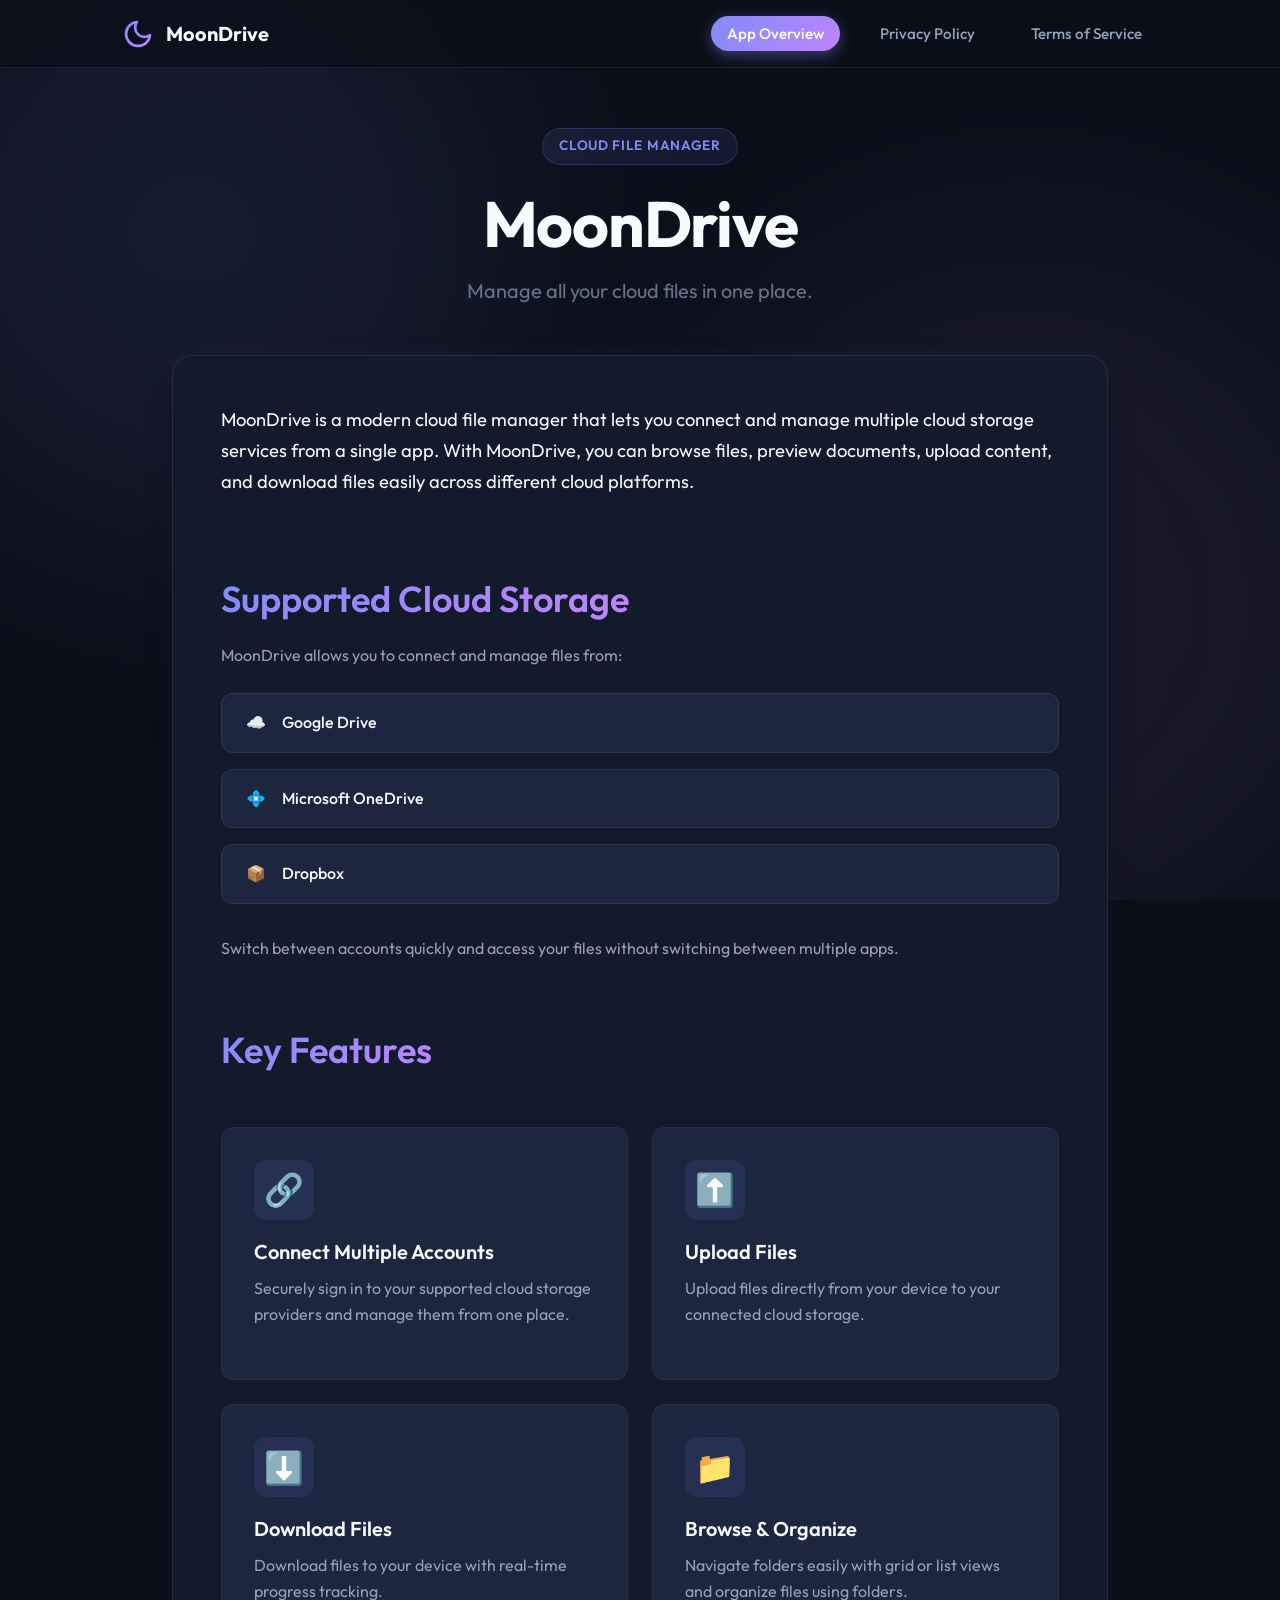
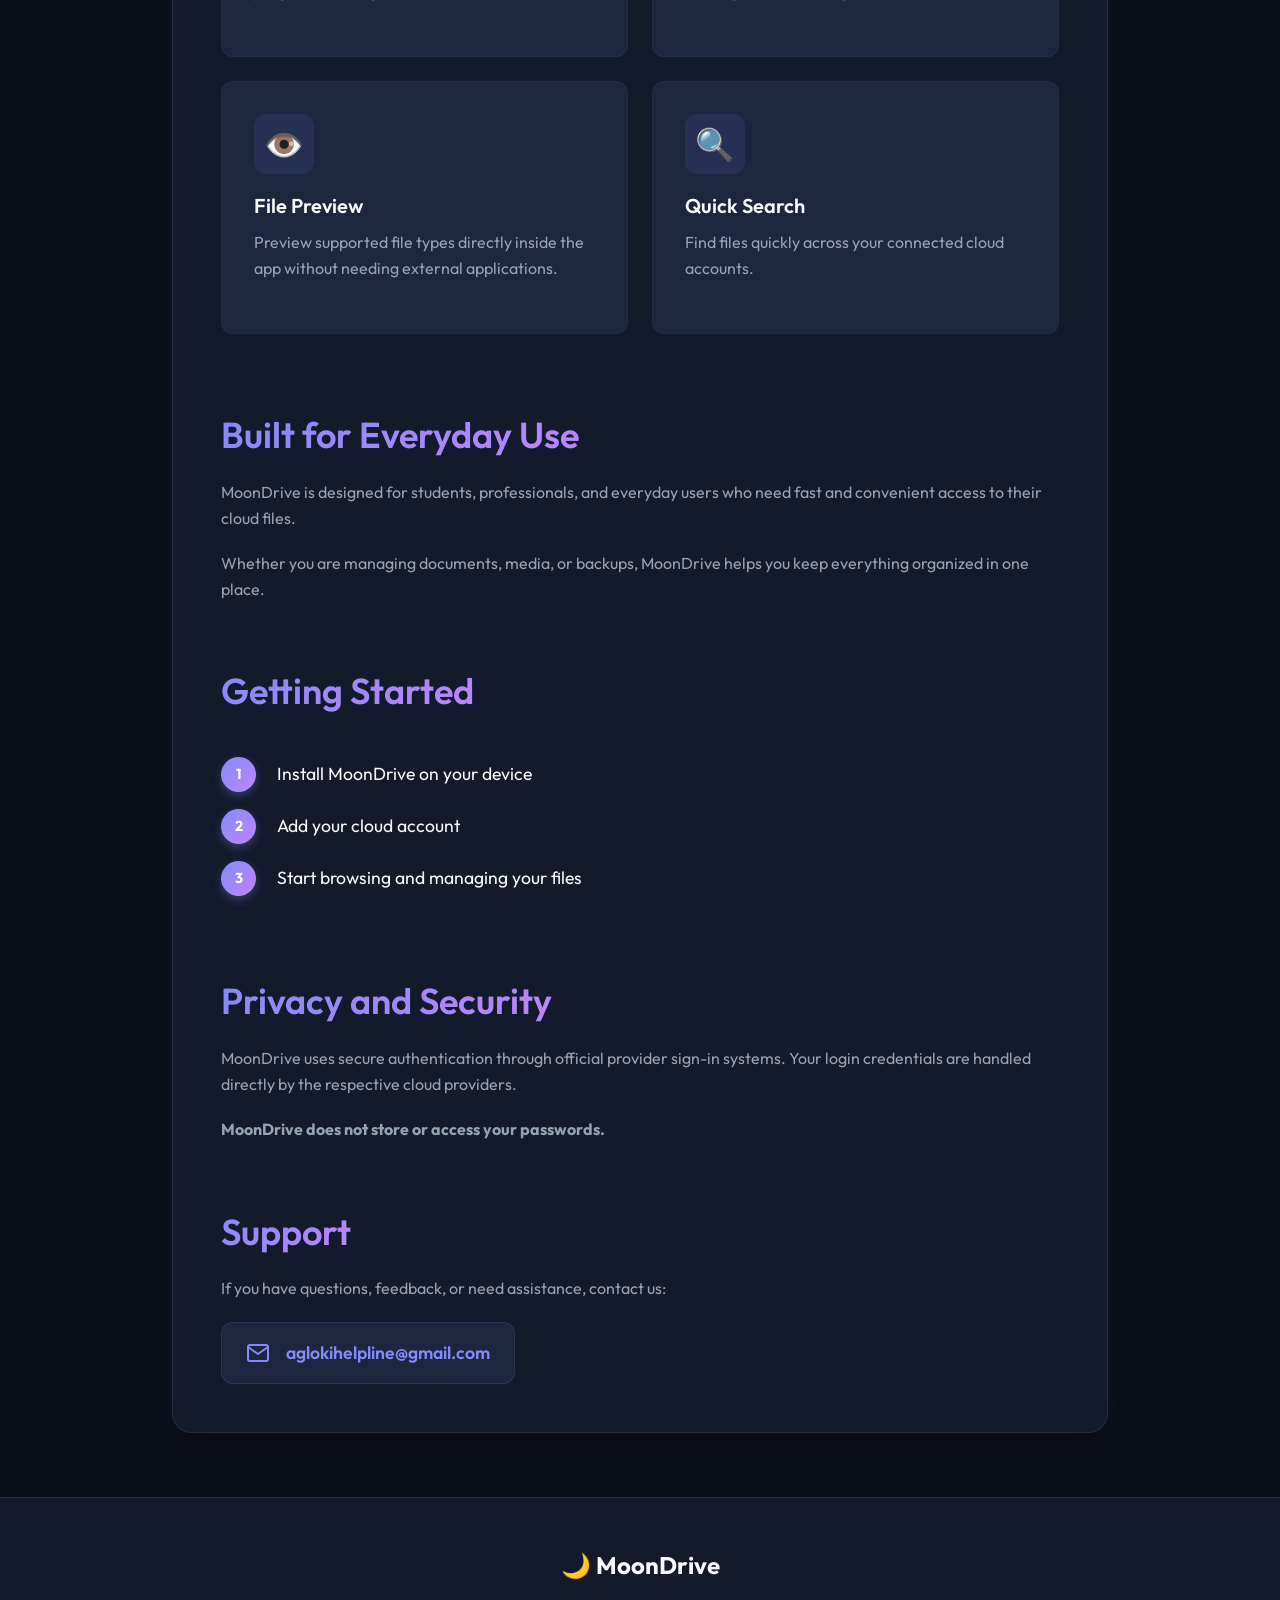
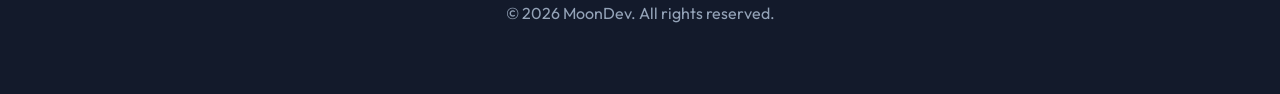
<file: index.html>
<!DOCTYPE html>
<html lang="en">
<head>
    <meta charset="UTF-8">
    <meta name="viewport" content="width=device-width, initial-scale=1.0">
    <meta name="description" content="MoonDrive - A modern cloud file manager that lets you connect and manage multiple cloud storage services from a single app.">
    <title>MoonDrive | Cloud File Manager</title>
    <link rel="preconnect" href="https://fonts.googleapis.com">
    <link rel="preconnect" href="https://fonts.gstatic.com" crossorigin>
    <link href="https://fonts.googleapis.com/css2?family=Outfit:wght@300;400;500;600;700&display=swap" rel="stylesheet">
    <link rel="stylesheet" href="styles.css">
</head>
<body>
    <div class="background-effects">
        <div class="blob blob-1"></div>
        <div class="blob blob-2"></div>
    </div>

    <nav class="navbar">
        <div class="nav-container">
            <div class="nav-brand">
                <div class="logo-icon">
                    <svg viewBox="0 0 24 24" fill="none" stroke="url(#gradient)" stroke-width="2" stroke-linecap="round" stroke-linejoin="round">
                        <defs>
                            <linearGradient id="gradient" x1="0%" y1="0%" x2="100%" y2="100%">
                                <stop offset="0%" stop-color="#818cf8" />
                                <stop offset="100%" stop-color="#c084fc" />
                            </linearGradient>
                        </defs>
                        <path d="M21 12.79A9 9 0 1 1 11.21 3 7 7 0 0 0 21 12.79z"></path>
                    </svg>
                </div>
                <span>MoonDrive</span>
            </div>
            <button class="mobile-menu-btn" aria-label="Toggle menu">
                <span></span>
                <span></span>
                <span></span>
            </button>
            <ul class="nav-links">
                <li><button class="nav-link active" data-target="home">App Overview</button></li>
                <li><button class="nav-link" data-target="privacy">Privacy Policy</button></li>
                <li><button class="nav-link" data-target="terms">Terms of Service</button></li>
            </ul>
        </div>
    </nav>

    <main class="container">
        <!-- APP OVERVIEW SECTION -->
        <section id="home" class="page-section active fade-in">
            <header class="page-header">
                <span class="badge">Cloud File Manager</span>
                <h1>MoonDrive</h1>
                <p class="subtitle">Manage all your cloud files in one place.</p>
            </header>

            <div class="content-card">
                <p class="lead">MoonDrive is a modern cloud file manager that lets you connect and manage multiple cloud storage services from a single app. With MoonDrive, you can browse files, preview documents, upload content, and download files easily across different cloud platforms.</p>
                
                <h2 class="gradient-text">Supported Cloud Storage</h2>
                <p>MoonDrive allows you to connect and manage files from:</p>
                <ul class="styled-list">
                    <li><span class="icon">☁️</span> Google Drive</li>
                    <li><span class="icon">💠</span> Microsoft OneDrive</li>
                    <li><span class="icon">📦</span> Dropbox</li>
                </ul>
                <p>Switch between accounts quickly and access your files without switching between multiple apps.</p>

                <h2 class="gradient-text">Key Features</h2>
                <div class="features-grid">
                    <div class="feature-item">
                        <div class="feature-icon">🔗</div>
                        <h3>Connect Multiple Accounts</h3>
                        <p>Securely sign in to your supported cloud storage providers and manage them from one place.</p>
                    </div>
                    <div class="feature-item">
                        <div class="feature-icon">⬆️</div>
                        <h3>Upload Files</h3>
                        <p>Upload files directly from your device to your connected cloud storage.</p>
                    </div>
                    <div class="feature-item">
                        <div class="feature-icon">⬇️</div>
                        <h3>Download Files</h3>
                        <p>Download files to your device with real-time progress tracking.</p>
                    </div>
                    <div class="feature-item">
                        <div class="feature-icon">📁</div>
                        <h3>Browse & Organize</h3>
                        <p>Navigate folders easily with grid or list views and organize files using folders.</p>
                    </div>
                    <div class="feature-item">
                        <div class="feature-icon">👁️</div>
                        <h3>File Preview</h3>
                        <p>Preview supported file types directly inside the app without needing external applications.</p>
                    </div>
                    <div class="feature-item">
                        <div class="feature-icon">🔍</div>
                        <h3>Quick Search</h3>
                        <p>Find files quickly across your connected cloud accounts.</p>
                    </div>
                </div>

                <h2 class="gradient-text">Built for Everyday Use</h2>
                <p>MoonDrive is designed for students, professionals, and everyday users who need fast and convenient access to their cloud files.</p>
                <p>Whether you are managing documents, media, or backups, MoonDrive helps you keep everything organized in one place.</p>

                <h2 class="gradient-text">Getting Started</h2>
                <ol class="styled-steps">
                    <li><span class="step-num">1</span> Install MoonDrive on your device</li>
                    <li><span class="step-num">2</span> Add your cloud account</li>
                    <li><span class="step-num">3</span> Start browsing and managing your files</li>
                </ol>

                <h2 class="gradient-text">Privacy and Security</h2>
                <p>MoonDrive uses secure authentication through official provider sign-in systems. Your login credentials are handled directly by the respective cloud providers.</p>
                <p><strong>MoonDrive does not store or access your passwords.</strong></p>
                
                <h2 class="gradient-text">Support</h2>
                <p>If you have questions, feedback, or need assistance, contact us:</p>
                <div class="contact-box">
                    <svg viewBox="0 0 24 24" width="24" height="24" stroke="currentColor" stroke-width="2" fill="none" stroke-linecap="round" stroke-linejoin="round" class="contact-icon"><path d="M4 4h16c1.1 0 2 .9 2 2v12c0 1.1-.9 2-2 2H4c-1.1 0-2-.9-2-2V6c0-1.1.9-2 2-2z"></path><polyline points="22,6 12,13 2,6"></polyline></svg>
                    <a href="mailto:aglokihelpline@gmail.com" class="email-link">aglokihelpline@gmail.com</a>
                </div>
            </div>
        </section>

        <!-- PRIVACY POLICY SECTION -->
        <section id="privacy" class="page-section">
            <header class="page-header">
                <h1>Privacy Policy</h1>
                <p class="subtitle">Last updated: March 25, 2026</p>
            </header>

            <div class="content-card legal-content">
                <p>MoonDev built the MoonDrive app as a free application. This service is provided by MoonDev at no cost and is intended for use as is.</p>
                <p>This page informs users about our policies regarding the collection, use, and disclosure of personal information when using our service.</p>
                <p>If you choose to use our service, you agree to the collection and use of information in relation to this policy. The personal information collected is used for providing and improving the service. We will not use or share your information except as described in this Privacy Policy.</p>

                <h3>Information Collection and Use</h3>
                <p>For a better experience while using our service, we may require you to provide certain personally identifiable information to enable cloud storage integration.</p>

                <h4>1. Cloud Storage Services</h4>
                <p>MoonDrive integrates with third-party cloud storage providers to manage your files. We communicate directly with these services using their official APIs. We <strong>do not store your login credentials or passwords</strong>. Authentication is handled securely using <strong>OAuth 2.0</strong>.</p>
                
                <div class="provider-box">
                    <h5>Google Drive</h5>
                    <p>We use the Google Drive API to: List files, Upload files, Download files, and Delete files.</p>
                    <p>Google user data is accessed <strong>only when you grant permission</strong> and is transmitted directly between your device and Google's servers. We do not sell or share this data.</p>
                </div>

                <div class="provider-box">
                    <h5>Microsoft OneDrive</h5>
                    <p>We use the Microsoft Graph API to manage your OneDrive files.</p>
                </div>

                <div class="provider-box">
                    <h5>Dropbox</h5>
                    <p>We use the Dropbox API to manage files stored in your Dropbox account.</p>
                </div>

                <h4>2. File Access (Local & Cloud)</h4>
                <p>MoonDrive requires permission to access device storage in order to function as a file manager.</p>
                <p>Permissions may include:</p>
                <ul>
                    <li><code>READ_EXTERNAL_STORAGE</code></li>
                    <li><code>WRITE_EXTERNAL_STORAGE</code></li>
                    <li><code>MANAGE_EXTERNAL_STORAGE</code></li>
                </ul>
                <p>These permissions allow the app to: Display files, Copy or move files, Upload files to cloud storage, Download files from cloud storage, and Delete files when requested. Downloaded files are stored locally on your device.</p>

                <h4>3. Application Data & Log Data</h4>
                <p>In case of errors, the app may collect diagnostic information such as:</p>
                <ul>
                    <li>Device IP address</li>
                    <li>Device name</li>
                    <li>Operating system version</li>
                    <li>App configuration during usage</li>
                    <li>Date and time of usage</li>
                    <li>Crash logs and statistics</li>
                </ul>
                <p>This information helps improve app stability.</p>

                <h4>Third-Party Services</h4>
                <p>MoonDrive uses third-party services that may collect information used to identify you.</p>
                <ul>
                    <li><a href="https://www.google.com/policies/privacy/" target="_blank" rel="noopener">Google Play Services Privacy Policy</a></li>
                    <li><a href="https://developers.google.com/terms/api-services-user-data-policy" target="_blank" rel="noopener">Google Drive API Services User Data Policy</a></li>
                    <li><a href="https://www.dropbox.com/privacy" target="_blank" rel="noopener">Dropbox Privacy Policy</a></li>
                    <li><a href="https://privacy.microsoft.com/en-us/privacystatement" target="_blank" rel="noopener">Microsoft Privacy Statement</a></li>
                </ul>

                <h4>Security</h4>
                <p>We value your trust and strive to protect your personal information using commercially acceptable methods.</p>
                <ul>
                    <li>OAuth tokens are stored securely on your device.</li>
                    <li>We do not store or access your account passwords.</li>
                    <li>Data communication with cloud services occurs via encrypted HTTPS connections.</li>
                </ul>
                <p>However, no transmission method over the internet is completely secure.</p>

                <h4>Children's Privacy</h4>
                <p>This service does not address users under the age of 13. We do not knowingly collect personal information from children under 13. If we discover that a child under 13 has provided personal information, we will delete it immediately.</p>

                <h4>Changes to This Privacy Policy</h4>
                <p>We may update this Privacy Policy periodically. Any changes will be posted on this page with an updated revision date.</p>

                <h4>Contact Us</h4>
                <p>If you have questions or suggestions about this Privacy Policy, contact us:</p>
                <p>Email: <a href="mailto:aglokihelpline@gmail.com" class="text-link">aglokihelpline@gmail.com</a></p>
            </div>
        </section>

        <!-- TERMS OF SERVICE SECTION -->
        <section id="terms" class="page-section">
            <header class="page-header">
                <h1>Terms of Service</h1>
                <p class="subtitle">Last updated: March 25, 2026</p>
            </header>

            <div class="content-card legal-content">
                <p>Welcome to MoonDrive. By downloading, installing, or using MoonDrive, you agree to these Terms of Service.</p>

                <h4>1. Acceptance of Terms</h4>
                <p>By using MoonDrive, you confirm that you have read and agree to these Terms and our Privacy Policy.</p>

                <h4>2. Description of Service</h4>
                <p>MoonDrive is a cloud file management application that allows users to connect third-party storage providers such as Google Drive, Microsoft OneDrive, and Dropbox.</p>
                <p>The app enables users to browse, upload, download, preview, and manage their cloud files from a single interface.</p>

                <h4>3. Third-Party Services</h4>
                <p>MoonDrive integrates with third-party services using secure OAuth authentication.</p>
                <p>Your use of Google Drive, OneDrive, Dropbox, or any other connected service is subject to the terms and policies of those providers.</p>
                <p>MoonDrive is not affiliated with or endorsed by these services.</p>

                <h4>4. User Responsibilities</h4>
                <p>You are responsible for:</p>
                <ul>
                    <li>Maintaining the security of your accounts</li>
                    <li>Ensuring that your content complies with applicable laws</li>
                    <li>Managing your cloud storage accounts appropriately</li>
                </ul>
                <p>You agree not to misuse the app or attempt to access systems or accounts without authorization.</p>

                <h4>5. User Content</h4>
                <p>You retain ownership of the files stored in your cloud accounts.</p>
                <p>MoonDrive does not claim ownership of any files you upload, download, or access through the app.</p>

                <h4>6. Permissions</h4>
                <p>MoonDrive may request device permissions such as storage access to allow file uploads, downloads, and previews.</p>
                <p>Some features may not work properly if these permissions are denied.</p>

                <h4>7. Intellectual Property</h4>
                <p>The MoonDrive application, branding, logos, and software are owned by MoonDev and are protected by applicable intellectual property laws.</p>

                <h4>8. Service Availability</h4>
                <p>MoonDrive may update, modify, or discontinue certain features at any time.</p>
                <p>We do not guarantee uninterrupted or error-free operation.</p>

                <h4>9. Disclaimer</h4>
                <p>MoonDrive is provided "as is" without warranties of any kind.</p>
                <p>We are not responsible for any loss of data or issues caused by third-party services.</p>

                <h4>10. Limitation of Liability</h4>
                <p>To the maximum extent permitted by law, MoonDev shall not be liable for indirect or consequential damages resulting from the use of MoonDrive.</p>

                <h4>11. Changes to Terms</h4>
                <p>We may update these Terms from time to time. Updates will be posted with a revised "Last updated" date.</p>
                <p>Continued use of the app means you accept the updated terms.</p>

                <h4>12. Contact</h4>
                <p>If you have any questions about these Terms:</p>
                <p>Email: <a href="mailto:aglokihelpline@gmail.com" class="text-link">aglokihelpline@gmail.com</a></p>
                <p>MoonDev built the MoonDrive app as a free application. This service is provided by MoonDev at no cost and is intended for use as is.</p>
            </div>
        </section>
    </main>

    <footer>
        <div class="footer-content">
            <div class="footer-logo">🌙 MoonDrive</div>
            <p>&copy; 2026 MoonDev. All rights reserved.</p>
        </div>
    </footer>

    <script src="script.js"></script>
</body>
</html>
</file>
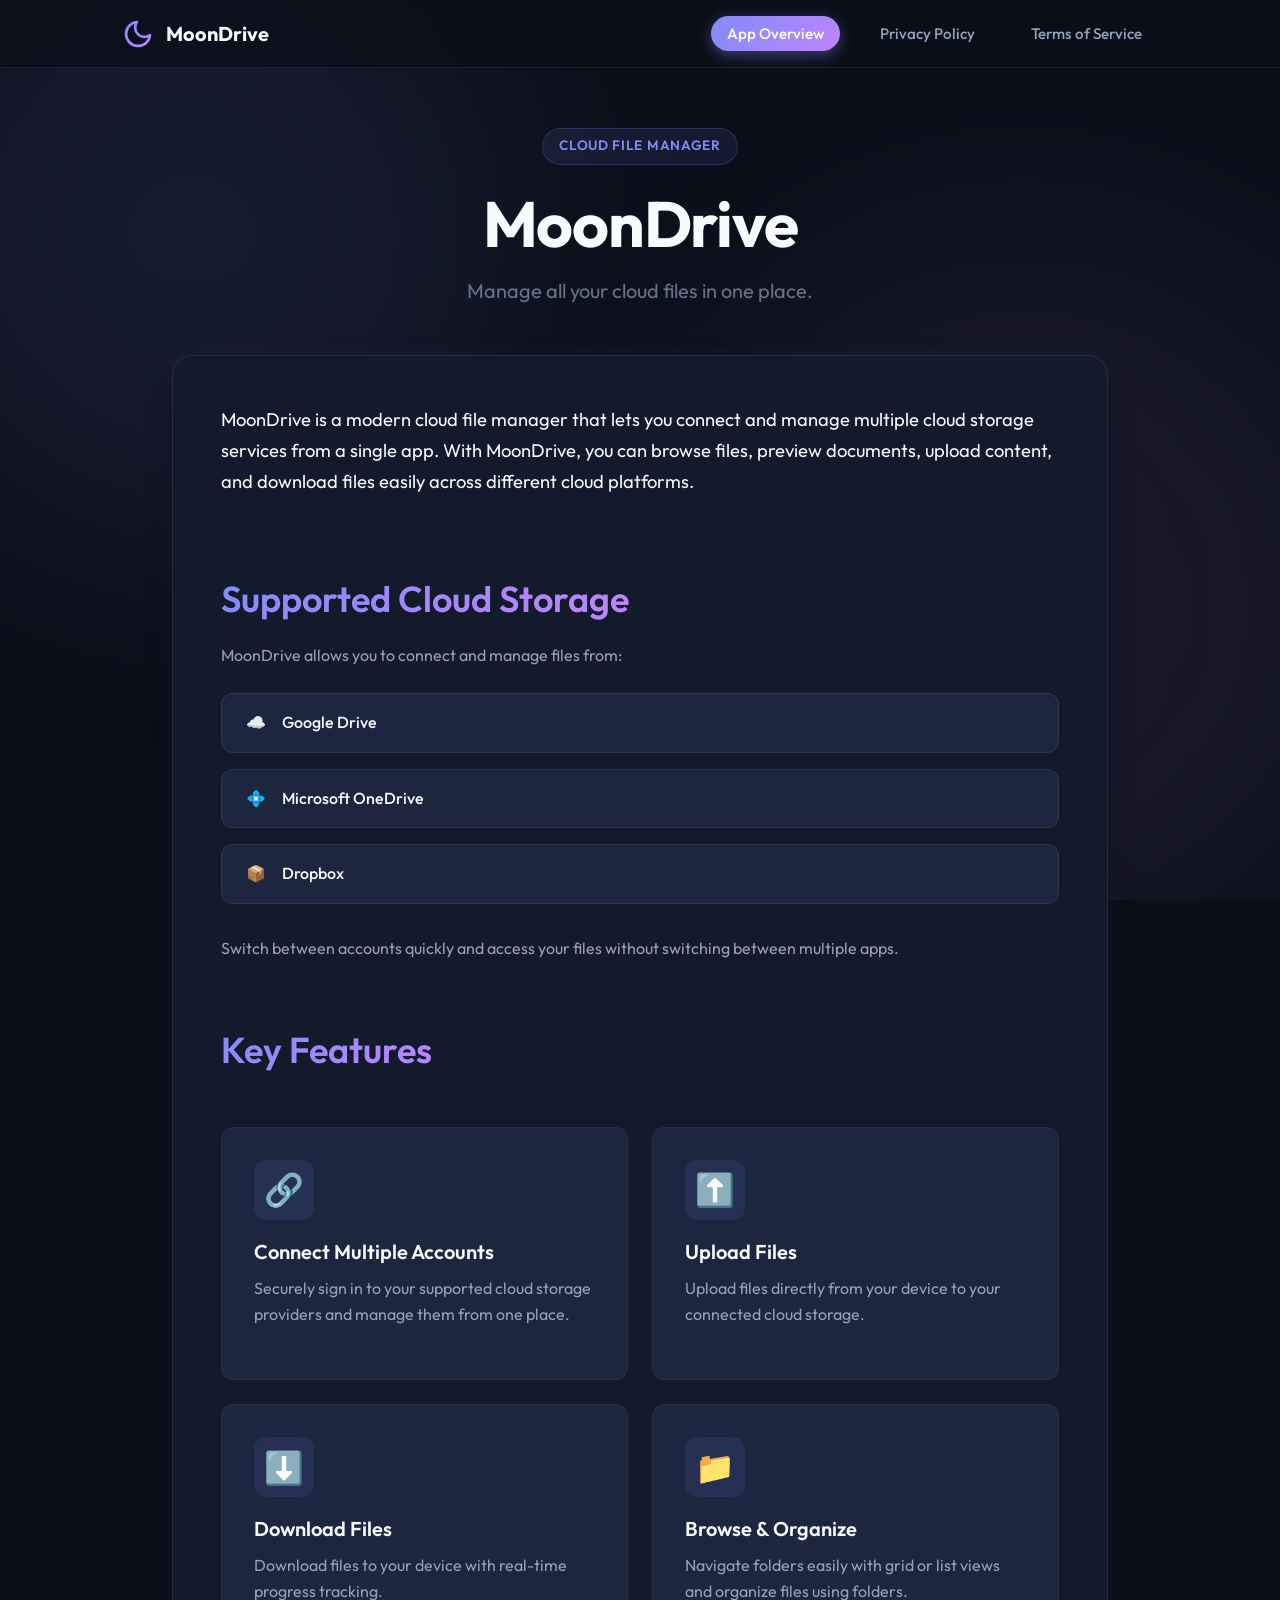
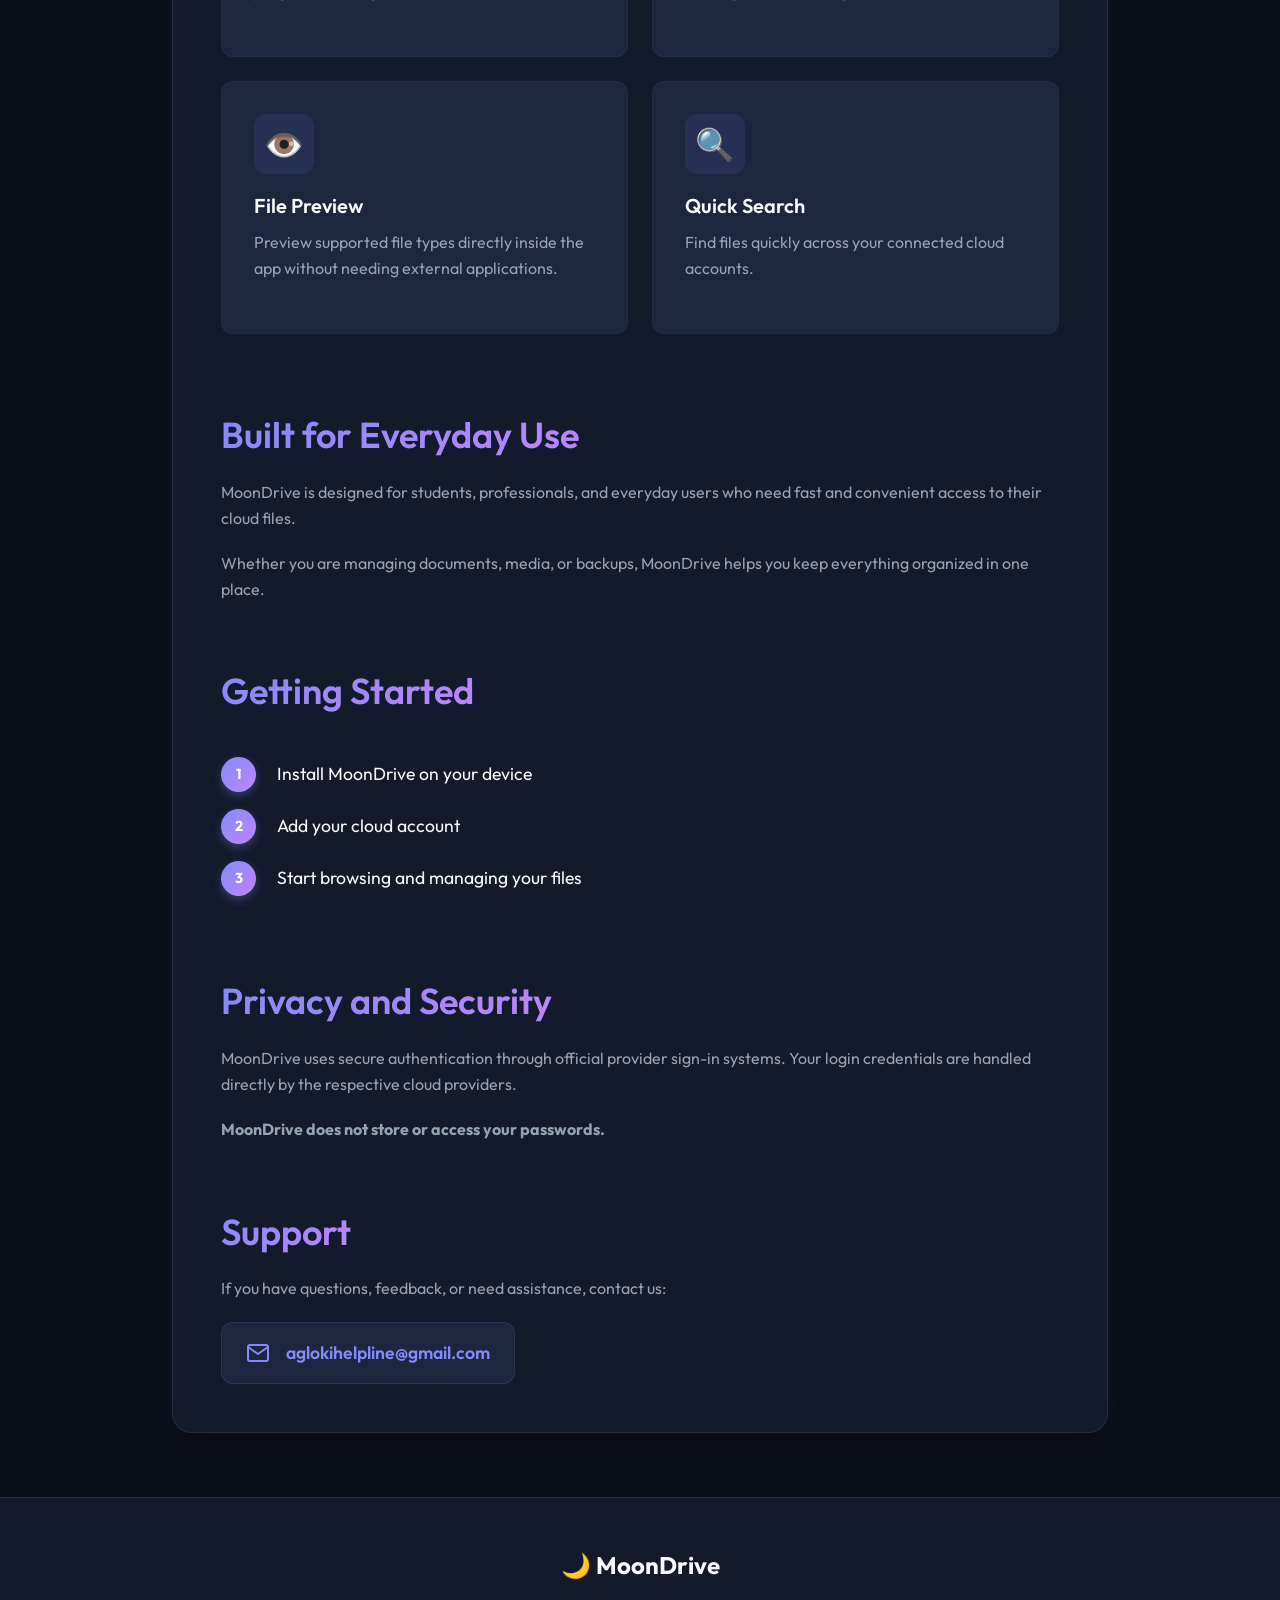
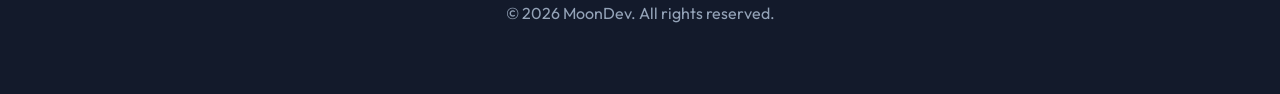
<file: Moondrive/index.html>
<!DOCTYPE html>
<html lang="en">
<head>
    <meta charset="UTF-8">
    <meta name="viewport" content="width=device-width, initial-scale=1.0">
    <meta name="description" content="MoonDrive - A modern cloud file manager that lets you connect and manage multiple cloud storage services from a single app.">
    <title>MoonDrive | Cloud File Manager</title>
    <link rel="preconnect" href="https://fonts.googleapis.com">
    <link rel="preconnect" href="https://fonts.gstatic.com" crossorigin>
    <link href="https://fonts.googleapis.com/css2?family=Outfit:wght@300;400;500;600;700&display=swap" rel="stylesheet">
    <link rel="stylesheet" href="styles.css">
</head>
<body>
    <div class="background-effects">
        <div class="blob blob-1"></div>
        <div class="blob blob-2"></div>
    </div>

    <nav class="navbar">
        <div class="nav-container">
            <div class="nav-brand">
                <div class="logo-icon">
                    <svg viewBox="0 0 24 24" fill="none" stroke="url(#gradient)" stroke-width="2" stroke-linecap="round" stroke-linejoin="round">
                        <defs>
                            <linearGradient id="gradient" x1="0%" y1="0%" x2="100%" y2="100%">
                                <stop offset="0%" stop-color="#818cf8" />
                                <stop offset="100%" stop-color="#c084fc" />
                            </linearGradient>
                        </defs>
                        <path d="M21 12.79A9 9 0 1 1 11.21 3 7 7 0 0 0 21 12.79z"></path>
                    </svg>
                </div>
                <span>MoonDrive</span>
            </div>
            <button class="mobile-menu-btn" aria-label="Toggle menu">
                <span></span>
                <span></span>
                <span></span>
            </button>
            <ul class="nav-links">
                <li><button class="nav-link active" data-target="home">App Overview</button></li>
                <li><button class="nav-link" data-target="privacy">Privacy Policy</button></li>
                <li><button class="nav-link" data-target="terms">Terms of Service</button></li>
            </ul>
        </div>
    </nav>

    <main class="container">
        <!-- APP OVERVIEW SECTION -->
        <section id="home" class="page-section active fade-in">
            <header class="page-header">
                <span class="badge">Cloud File Manager</span>
                <h1>MoonDrive</h1>
                <p class="subtitle">Manage all your cloud files in one place.</p>
            </header>

            <div class="content-card">
                <p class="lead">MoonDrive is a modern cloud file manager that lets you connect and manage multiple cloud storage services from a single app. With MoonDrive, you can browse files, preview documents, upload content, and download files easily across different cloud platforms.</p>
                
                <h2 class="gradient-text">Supported Cloud Storage</h2>
                <p>MoonDrive allows you to connect and manage files from:</p>
                <ul class="styled-list">
                    <li><span class="icon">☁️</span> Google Drive</li>
                    <li><span class="icon">💠</span> Microsoft OneDrive</li>
                    <li><span class="icon">📦</span> Dropbox</li>
                </ul>
                <p>Switch between accounts quickly and access your files without switching between multiple apps.</p>

                <h2 class="gradient-text">Key Features</h2>
                <div class="features-grid">
                    <div class="feature-item">
                        <div class="feature-icon">🔗</div>
                        <h3>Connect Multiple Accounts</h3>
                        <p>Securely sign in to your supported cloud storage providers and manage them from one place.</p>
                    </div>
                    <div class="feature-item">
                        <div class="feature-icon">⬆️</div>
                        <h3>Upload Files</h3>
                        <p>Upload files directly from your device to your connected cloud storage.</p>
                    </div>
                    <div class="feature-item">
                        <div class="feature-icon">⬇️</div>
                        <h3>Download Files</h3>
                        <p>Download files to your device with real-time progress tracking.</p>
                    </div>
                    <div class="feature-item">
                        <div class="feature-icon">📁</div>
                        <h3>Browse & Organize</h3>
                        <p>Navigate folders easily with grid or list views and organize files using folders.</p>
                    </div>
                    <div class="feature-item">
                        <div class="feature-icon">👁️</div>
                        <h3>File Preview</h3>
                        <p>Preview supported file types directly inside the app without needing external applications.</p>
                    </div>
                    <div class="feature-item">
                        <div class="feature-icon">🔍</div>
                        <h3>Quick Search</h3>
                        <p>Find files quickly across your connected cloud accounts.</p>
                    </div>
                </div>

                <h2 class="gradient-text">Built for Everyday Use</h2>
                <p>MoonDrive is designed for students, professionals, and everyday users who need fast and convenient access to their cloud files.</p>
                <p>Whether you are managing documents, media, or backups, MoonDrive helps you keep everything organized in one place.</p>

                <h2 class="gradient-text">Getting Started</h2>
                <ol class="styled-steps">
                    <li><span class="step-num">1</span> Install MoonDrive on your device</li>
                    <li><span class="step-num">2</span> Add your cloud account</li>
                    <li><span class="step-num">3</span> Start browsing and managing your files</li>
                </ol>

                <h2 class="gradient-text">Privacy and Security</h2>
                <p>MoonDrive uses secure authentication through official provider sign-in systems. Your login credentials are handled directly by the respective cloud providers.</p>
                <p><strong>MoonDrive does not store or access your passwords.</strong></p>
                
                <h2 class="gradient-text">Support</h2>
                <p>If you have questions, feedback, or need assistance, contact us:</p>
                <div class="contact-box">
                    <svg viewBox="0 0 24 24" width="24" height="24" stroke="currentColor" stroke-width="2" fill="none" stroke-linecap="round" stroke-linejoin="round" class="contact-icon"><path d="M4 4h16c1.1 0 2 .9 2 2v12c0 1.1-.9 2-2 2H4c-1.1 0-2-.9-2-2V6c0-1.1.9-2 2-2z"></path><polyline points="22,6 12,13 2,6"></polyline></svg>
                    <a href="mailto:aglokihelpline@gmail.com" class="email-link">aglokihelpline@gmail.com</a>
                </div>
            </div>
        </section>

        <!-- PRIVACY POLICY SECTION -->
        <section id="privacy" class="page-section">
            <header class="page-header">
                <h1>Privacy Policy</h1>
                <p class="subtitle">Last updated: March 25, 2026</p>
            </header>

            <div class="content-card legal-content">
                <p>MoonDev built the MoonDrive app as a free application. This service is provided by MoonDev at no cost and is intended for use as is.</p>
                <p>This page informs users about our policies regarding the collection, use, and disclosure of personal information when using our service.</p>
                <p>If you choose to use our service, you agree to the collection and use of information in relation to this policy. The personal information collected is used for providing and improving the service. We will not use or share your information except as described in this Privacy Policy.</p>

                <h3>Information Collection and Use</h3>
                <p>For a better experience while using our service, we may require you to provide certain personally identifiable information to enable cloud storage integration.</p>

                <h4>1. Cloud Storage Services</h4>
                <p>MoonDrive integrates with third-party cloud storage providers to manage your files. We communicate directly with these services using their official APIs. We <strong>do not store your login credentials or passwords</strong>. Authentication is handled securely using <strong>OAuth 2.0</strong>.</p>
                
                <div class="provider-box">
                    <h5>Google Drive</h5>
                    <p>We use the Google Drive API to: List files, Upload files, Download files, and Delete files.</p>
                    <p>Google user data is accessed <strong>only when you grant permission</strong> and is transmitted directly between your device and Google's servers. We do not sell or share this data.</p>
                </div>

                <div class="provider-box">
                    <h5>Microsoft OneDrive</h5>
                    <p>We use the Microsoft Graph API to manage your OneDrive files.</p>
                </div>

                <div class="provider-box">
                    <h5>Dropbox</h5>
                    <p>We use the Dropbox API to manage files stored in your Dropbox account.</p>
                </div>

                <h4>2. File Access (Local & Cloud)</h4>
                <p>MoonDrive requires permission to access device storage in order to function as a file manager.</p>
                <p>Permissions may include:</p>
                <ul>
                    <li><code>READ_EXTERNAL_STORAGE</code></li>
                    <li><code>WRITE_EXTERNAL_STORAGE</code></li>
                    <li><code>MANAGE_EXTERNAL_STORAGE</code></li>
                </ul>
                <p>These permissions allow the app to: Display files, Copy or move files, Upload files to cloud storage, Download files from cloud storage, and Delete files when requested. Downloaded files are stored locally on your device.</p>

                <h4>3. Application Data & Log Data</h4>
                <p>In case of errors, the app may collect diagnostic information such as:</p>
                <ul>
                    <li>Device IP address</li>
                    <li>Device name</li>
                    <li>Operating system version</li>
                    <li>App configuration during usage</li>
                    <li>Date and time of usage</li>
                    <li>Crash logs and statistics</li>
                </ul>
                <p>This information helps improve app stability.</p>

                <h4>Third-Party Services</h4>
                <p>MoonDrive uses third-party services that may collect information used to identify you.</p>
                <ul>
                    <li><a href="https://www.google.com/policies/privacy/" target="_blank" rel="noopener">Google Play Services Privacy Policy</a></li>
                    <li><a href="https://developers.google.com/terms/api-services-user-data-policy" target="_blank" rel="noopener">Google Drive API Services User Data Policy</a></li>
                    <li><a href="https://www.dropbox.com/privacy" target="_blank" rel="noopener">Dropbox Privacy Policy</a></li>
                    <li><a href="https://privacy.microsoft.com/en-us/privacystatement" target="_blank" rel="noopener">Microsoft Privacy Statement</a></li>
                </ul>

                <h4>Security</h4>
                <p>We value your trust and strive to protect your personal information using commercially acceptable methods.</p>
                <ul>
                    <li>OAuth tokens are stored securely on your device.</li>
                    <li>We do not store or access your account passwords.</li>
                    <li>Data communication with cloud services occurs via encrypted HTTPS connections.</li>
                </ul>
                <p>However, no transmission method over the internet is completely secure.</p>

                <h4>Children's Privacy</h4>
                <p>This service does not address users under the age of 13. We do not knowingly collect personal information from children under 13. If we discover that a child under 13 has provided personal information, we will delete it immediately.</p>

                <h4>Changes to This Privacy Policy</h4>
                <p>We may update this Privacy Policy periodically. Any changes will be posted on this page with an updated revision date.</p>

                <h4>Contact Us</h4>
                <p>If you have questions or suggestions about this Privacy Policy, contact us:</p>
                <p>Email: <a href="mailto:aglokihelpline@gmail.com" class="text-link">aglokihelpline@gmail.com</a></p>
            </div>
        </section>

        <!-- TERMS OF SERVICE SECTION -->
        <section id="terms" class="page-section">
            <header class="page-header">
                <h1>Terms of Service</h1>
                <p class="subtitle">Last updated: March 25, 2026</p>
            </header>

            <div class="content-card legal-content">
                <p>Welcome to MoonDrive. By downloading, installing, or using MoonDrive, you agree to these Terms of Service.</p>

                <h4>1. Acceptance of Terms</h4>
                <p>By using MoonDrive, you confirm that you have read and agree to these Terms and our Privacy Policy.</p>

                <h4>2. Description of Service</h4>
                <p>MoonDrive is a cloud file management application that allows users to connect third-party storage providers such as Google Drive, Microsoft OneDrive, and Dropbox.</p>
                <p>The app enables users to browse, upload, download, preview, and manage their cloud files from a single interface.</p>

                <h4>3. Third-Party Services</h4>
                <p>MoonDrive integrates with third-party services using secure OAuth authentication.</p>
                <p>Your use of Google Drive, OneDrive, Dropbox, or any other connected service is subject to the terms and policies of those providers.</p>
                <p>MoonDrive is not affiliated with or endorsed by these services.</p>

                <h4>4. User Responsibilities</h4>
                <p>You are responsible for:</p>
                <ul>
                    <li>Maintaining the security of your accounts</li>
                    <li>Ensuring that your content complies with applicable laws</li>
                    <li>Managing your cloud storage accounts appropriately</li>
                </ul>
                <p>You agree not to misuse the app or attempt to access systems or accounts without authorization.</p>

                <h4>5. User Content</h4>
                <p>You retain ownership of the files stored in your cloud accounts.</p>
                <p>MoonDrive does not claim ownership of any files you upload, download, or access through the app.</p>

                <h4>6. Permissions</h4>
                <p>MoonDrive may request device permissions such as storage access to allow file uploads, downloads, and previews.</p>
                <p>Some features may not work properly if these permissions are denied.</p>

                <h4>7. Intellectual Property</h4>
                <p>The MoonDrive application, branding, logos, and software are owned by MoonDev and are protected by applicable intellectual property laws.</p>

                <h4>8. Service Availability</h4>
                <p>MoonDrive may update, modify, or discontinue certain features at any time.</p>
                <p>We do not guarantee uninterrupted or error-free operation.</p>

                <h4>9. Disclaimer</h4>
                <p>MoonDrive is provided "as is" without warranties of any kind.</p>
                <p>We are not responsible for any loss of data or issues caused by third-party services.</p>

                <h4>10. Limitation of Liability</h4>
                <p>To the maximum extent permitted by law, MoonDev shall not be liable for indirect or consequential damages resulting from the use of MoonDrive.</p>

                <h4>11. Changes to Terms</h4>
                <p>We may update these Terms from time to time. Updates will be posted with a revised "Last updated" date.</p>
                <p>Continued use of the app means you accept the updated terms.</p>

                <h4>12. Contact</h4>
                <p>If you have any questions about these Terms:</p>
                <p>Email: <a href="mailto:aglokihelpline@gmail.com" class="text-link">aglokihelpline@gmail.com</a></p>
                <p>MoonDev built the MoonDrive app as a free application. This service is provided by MoonDev at no cost and is intended for use as is.</p>
            </div>
        </section>
    </main>

    <footer>
        <div class="footer-content">
            <div class="footer-logo">🌙 MoonDrive</div>
            <p>&copy; 2026 MoonDev. All rights reserved.</p>
        </div>
    </footer>

    <script src="script.js"></script>
</body>
</html>
</file>
<file: styles.css>
:root {
    /* Color Palette */
    --bg-primary: #0b0f19;
    --bg-secondary: #131a2b;
    --bg-tertiary: #1c263e;
    
    --text-primary: #f8fafc;
    --text-secondary: #94a3b8;
    --text-muted: #64748b;
    
    --accent-primary: #818cf8;
    --accent-secondary: #c084fc;
    --accent-gradient: linear-gradient(135deg, var(--accent-primary), var(--accent-secondary));
    
    --border-color: rgba(255, 255, 255, 0.08);
    
    /* Layout & Utilities */
    --radius-md: 12px;
    --radius-lg: 20px;
    --radius-full: 9999px;
    
    --shadow-sm: 0 4px 6px -1px rgba(0, 0, 0, 0.4);
    --shadow-lg: 0 10px 25px -3px rgba(0, 0, 0, 0.5), 0 0 20px rgba(129, 140, 248, 0.1);
    
    --transition: all 0.3s cubic-bezier(0.4, 0, 0.2, 1);
    --font-main: 'Outfit', -apple-system, sans-serif;
}

* {
    margin: 0;
    padding: 0;
    box-sizing: border-box;
}

body {
    font-family: var(--font-main);
    background-color: var(--bg-primary);
    color: var(--text-primary);
    line-height: 1.6;
    overflow-x: hidden;
    position: relative;
    min-height: 100vh;
    display: flex;
    flex-direction: column;
}

/* Background Effects */
.background-effects {
    position: fixed;
    top: 0;
    left: 0;
    width: 100%;
    height: 100%;
    z-index: -1;
    overflow: hidden;
    pointer-events: none;
}

.blob {
    position: absolute;
    filter: blur(120px);
    opacity: 0.5;
    border-radius: 50%;
    animation: float 20s infinite ease-in-out alternate;
}

.blob-1 {
    top: -10%;
    left: -10%;
    width: 50vw;
    height: 50vw;
    background: rgba(129, 140, 248, 0.2);
}

.blob-2 {
    bottom: -10%;
    right: -10%;
    width: 60vw;
    height: 60vw;
    background: rgba(192, 132, 252, 0.15);
    animation-delay: -5s;
}

@keyframes float {
    0% { transform: translate(0, 0) scale(1); }
    100% { transform: translate(5%, 10%) scale(1.1); }
}

/* Typography */
h1 {
    font-size: clamp(2.5rem, 5vw, 4rem);
    font-weight: 700;
    line-height: 1.1;
    margin-bottom: 1rem;
    letter-spacing: -0.02em;
}

h2 {
    font-size: clamp(1.75rem, 3vw, 2.25rem);
    font-weight: 600;
    margin: 2.5rem 0 1rem;
}

h3 {
    font-size: 1.25rem;
    font-weight: 600;
    margin-bottom: 0.5rem;
    color: var(--text-primary);
}

h4 {
    font-size: 1.15rem;
    font-weight: 600;
    margin: 2rem 0 0.5rem;
    color: var(--accent-primary);
}

h5 {
    font-size: 1.1rem;
    font-weight: 500;
    margin-bottom: 0.5rem;
}

p {
    color: var(--text-secondary);
    margin-bottom: 1.25rem;
}

.lead {
    font-size: 1.15rem;
    color: var(--text-primary);
    line-height: 1.7;
    margin-bottom: 2rem;
}

.subtitle {
    font-size: 1.25rem;
    color: var(--text-muted);
}

.gradient-text {
    background: var(--accent-gradient);
    -webkit-background-clip: text;
    -webkit-text-fill-color: transparent;
    display: inline-block;
}

a {
    color: var(--accent-primary);
    text-decoration: none;
    transition: var(--transition);
}

a:hover {
    color: var(--accent-secondary);
}

/* Navigation */
.navbar {
    position: fixed;
    top: 0;
    width: 100%;
    background: rgba(11, 15, 25, 0.8);
    backdrop-filter: blur(16px);
    -webkit-backdrop-filter: blur(16px);
    border-bottom: 1px solid var(--border-color);
    z-index: 100;
}

.nav-container {
    max-width: 1100px;
    margin: 0 auto;
    padding: 1rem 2rem;
    display: flex;
    justify-content: space-between;
    align-items: center;
}

.nav-brand {
    display: flex;
    align-items: center;
    gap: 0.75rem;
    font-size: 1.25rem;
    font-weight: 700;
    color: var(--text-primary);
}

.logo-icon {
    width: 32px;
    height: 32px;
    display: flex;
    align-items: center;
    justify-content: center;
}

.nav-links {
    display: flex;
    list-style: none;
    gap: 1.5rem;
}

.nav-link {
    background: none;
    border: none;
    font-family: inherit;
    font-size: 0.95rem;
    font-weight: 500;
    color: var(--text-secondary);
    cursor: pointer;
    padding: 0.5rem 1rem;
    border-radius: var(--radius-full);
    transition: var(--transition);
}

.nav-link:hover {
    color: var(--text-primary);
    background: rgba(255, 255, 255, 0.05);
}

.nav-link.active {
    color: white;
    background: var(--accent-gradient);
    box-shadow: 0 4px 15px rgba(129, 140, 248, 0.4);
}

.mobile-menu-btn {
    display: none;
    background: none;
    border: none;
    cursor: pointer;
    width: 30px;
    height: 20px;
    position: relative;
    z-index: 101;
}

.mobile-menu-btn span {
    display: block;
    width: 100%;
    height: 2px;
    background-color: var(--text-primary);
    position: absolute;
    left: 0;
    transition: var(--transition);
}

.mobile-menu-btn span:nth-child(1) { top: 0; }
.mobile-menu-btn span:nth-child(2) { top: 9px; }
.mobile-menu-btn span:nth-child(3) { top: 18px; }

.mobile-menu-btn.active span:nth-child(1) {
    transform: translateY(9px) rotate(45deg);
}
.mobile-menu-btn.active span:nth-child(2) {
    opacity: 0;
}
.mobile-menu-btn.active span:nth-child(3) {
    transform: translateY(-9px) rotate(-45deg);
}

/* Layout */
.container {
    max-width: 1000px;
    margin: 0 auto;
    padding: 8rem 2rem 4rem;
    flex: 1;
}

.page-section {
    display: none;
    animation: fadeIn 0.4s ease-out forwards;
    opacity: 0;
    transform: translateY(10px);
}

.page-section.active {
    display: block;
}

@keyframes fadeIn {
    to {
        opacity: 1;
        transform: translateY(0);
    }
}

.page-header {
    text-align: center;
    margin-bottom: 3rem;
}

.badge {
    display: inline-block;
    padding: 0.4rem 1rem;
    background: rgba(129, 140, 248, 0.1);
    color: var(--accent-primary);
    border: 1px solid rgba(129, 140, 248, 0.2);
    border-radius: var(--radius-full);
    font-size: 0.85rem;
    font-weight: 600;
    letter-spacing: 0.05em;
    text-transform: uppercase;
    margin-bottom: 1.5rem;
}

.content-card {
    background: var(--bg-secondary);
    border: 1px solid var(--border-color);
    border-radius: var(--radius-lg);
    padding: 3rem;
    box-shadow: var(--shadow-lg);
}

/* App Overview Specifics */
.features-grid {
    display: grid;
    grid-template-columns: repeat(auto-fit, minmax(280px, 1fr));
    gap: 1.5rem;
    margin: 2rem 0;
}

.feature-item {
    background: var(--bg-tertiary);
    padding: 2rem;
    border-radius: var(--radius-md);
    border: 1px solid rgba(255, 255, 255, 0.03);
    transition: var(--transition);
}

.feature-item:hover {
    transform: translateY(-5px);
    border-color: rgba(129, 140, 248, 0.3);
    box-shadow: 0 10px 20px rgba(0, 0, 0, 0.2);
}

.feature-icon {
    font-size: 2rem;
    margin-bottom: 1rem;
    display: inline-flex;
    align-items: center;
    justify-content: center;
    width: 60px;
    height: 60px;
    background: rgba(129, 140, 248, 0.1);
    border-radius: var(--radius-md);
}

/* Lists and Formatting */
.styled-list {
    list-style: none;
    margin: 1.5rem 0 2rem;
    display: flex;
    flex-direction: column;
    gap: 1rem;
}

.styled-list li {
    display: flex;
    align-items: center;
    gap: 1rem;
    padding: 1rem 1.5rem;
    background: var(--bg-tertiary);
    border-radius: var(--radius-md);
    font-weight: 500;
    border: 1px solid var(--border-color);
}

.styled-steps {
    list-style: none;
    margin: 1.5rem 0 2.5rem;
    counter-reset: my-counter;
}

.styled-steps li {
    position: relative;
    padding-left: 3.5rem;
    margin-bottom: 1.5rem;
    font-size: 1.1rem;
    color: var(--text-primary);
}

.step-num {
    position: absolute;
    left: 0;
    top: -0.2rem;
    width: 2.2rem;
    height: 2.2rem;
    background: var(--accent-gradient);
    color: white;
    border-radius: 50%;
    display: flex;
    align-items: center;
    justify-content: center;
    font-weight: 700;
    font-size: 0.9rem;
    box-shadow: 0 4px 10px rgba(129, 140, 248, 0.3);
}

/* Legal Content Adjustments */
.legal-content ul, .legal-content ol {
    padding-left: 2rem;
    margin-bottom: 1.5rem;
    color: var(--text-secondary);
}

.legal-content li {
    margin-bottom: 0.5rem;
}

.legal-content code {
    background: rgba(255, 255, 255, 0.1);
    padding: 0.2rem 0.4rem;
    border-radius: 4px;
    font-family: monospace;
    font-size: 0.9em;
    color: var(--text-primary);
}

.provider-box {
    background: var(--bg-tertiary);
    border-left: 4px solid var(--accent-primary);
    padding: 1.5rem;
    margin: 1.5rem 0;
    border-radius: 0 var(--radius-md) var(--radius-md) 0;
}

.provider-box h5 {
    color: var(--text-primary);
    font-size: 1.1rem;
}

.provider-box p:last-child {
    margin-bottom: 0;
}

.contact-box {
    display: inline-flex;
    align-items: center;
    gap: 1rem;
    background: var(--bg-tertiary);
    padding: 1rem 1.5rem;
    border-radius: var(--radius-md);
    border: 1px solid var(--border-color);
}

.contact-icon {
    color: var(--accent-primary);
}

.email-link {
    font-weight: 600;
    font-size: 1.1rem;
}

/* Footer */
footer {
    background: var(--bg-secondary);
    border-top: 1px solid var(--border-color);
    padding: 3rem 2rem;
    margin-top: auto;
}

.footer-content {
    max-width: 1000px;
    margin: 0 auto;
    display: flex;
    flex-direction: column;
    align-items: center;
    gap: 1rem;
    text-align: center;
}

.footer-logo {
    color: var(--text-primary);
    font-weight: 700;
    font-size: 1.5rem;
}

/* Responsive */
@media (max-width: 768px) {
    .mobile-menu-btn {
        display: block;
    }
    
    .nav-links {
        position: absolute;
        top: 100%;
        left: 0;
        width: 100%;
        background: var(--bg-secondary);
        flex-direction: column;
        padding: 1.5rem;
        gap: 1rem;
        border-bottom: 1px solid var(--border-color);
        clip-path: polygon(0 0, 100% 0, 100% 0, 0 0);
        transition: clip-path 0.4s cubic-bezier(0.4, 0, 0.2, 1);
        box-shadow: var(--shadow-lg);
    }
    
    .nav-links.show {
        clip-path: polygon(0 0, 100% 0, 100% 100%, 0 100%);
    }
    
    .nav-link {
        width: 100%;
        text-align: left;
        padding: 1rem;
        border-radius: var(--radius-md);
    }
    
    .content-card {
        padding: 2rem 1.5rem;
    }
    
    .provider-box {
        padding: 1.25rem;
    }
}
</file>
<file: Moondrive/styles.css>
:root {
    /* Color Palette */
    --bg-primary: #0b0f19;
    --bg-secondary: #131a2b;
    --bg-tertiary: #1c263e;
    
    --text-primary: #f8fafc;
    --text-secondary: #94a3b8;
    --text-muted: #64748b;
    
    --accent-primary: #818cf8;
    --accent-secondary: #c084fc;
    --accent-gradient: linear-gradient(135deg, var(--accent-primary), var(--accent-secondary));
    
    --border-color: rgba(255, 255, 255, 0.08);
    
    /* Layout & Utilities */
    --radius-md: 12px;
    --radius-lg: 20px;
    --radius-full: 9999px;
    
    --shadow-sm: 0 4px 6px -1px rgba(0, 0, 0, 0.4);
    --shadow-lg: 0 10px 25px -3px rgba(0, 0, 0, 0.5), 0 0 20px rgba(129, 140, 248, 0.1);
    
    --transition: all 0.3s cubic-bezier(0.4, 0, 0.2, 1);
    --font-main: 'Outfit', -apple-system, sans-serif;
}

* {
    margin: 0;
    padding: 0;
    box-sizing: border-box;
}

body {
    font-family: var(--font-main);
    background-color: var(--bg-primary);
    color: var(--text-primary);
    line-height: 1.6;
    overflow-x: hidden;
    position: relative;
    min-height: 100vh;
    display: flex;
    flex-direction: column;
}

/* Background Effects */
.background-effects {
    position: fixed;
    top: 0;
    left: 0;
    width: 100%;
    height: 100%;
    z-index: -1;
    overflow: hidden;
    pointer-events: none;
}

.blob {
    position: absolute;
    filter: blur(120px);
    opacity: 0.5;
    border-radius: 50%;
    animation: float 20s infinite ease-in-out alternate;
}

.blob-1 {
    top: -10%;
    left: -10%;
    width: 50vw;
    height: 50vw;
    background: rgba(129, 140, 248, 0.2);
}

.blob-2 {
    bottom: -10%;
    right: -10%;
    width: 60vw;
    height: 60vw;
    background: rgba(192, 132, 252, 0.15);
    animation-delay: -5s;
}

@keyframes float {
    0% { transform: translate(0, 0) scale(1); }
    100% { transform: translate(5%, 10%) scale(1.1); }
}

/* Typography */
h1 {
    font-size: clamp(2.5rem, 5vw, 4rem);
    font-weight: 700;
    line-height: 1.1;
    margin-bottom: 1rem;
    letter-spacing: -0.02em;
}

h2 {
    font-size: clamp(1.75rem, 3vw, 2.25rem);
    font-weight: 600;
    margin: 2.5rem 0 1rem;
}

h3 {
    font-size: 1.25rem;
    font-weight: 600;
    margin-bottom: 0.5rem;
    color: var(--text-primary);
}

h4 {
    font-size: 1.15rem;
    font-weight: 600;
    margin: 2rem 0 0.5rem;
    color: var(--accent-primary);
}

h5 {
    font-size: 1.1rem;
    font-weight: 500;
    margin-bottom: 0.5rem;
}

p {
    color: var(--text-secondary);
    margin-bottom: 1.25rem;
}

.lead {
    font-size: 1.15rem;
    color: var(--text-primary);
    line-height: 1.7;
    margin-bottom: 2rem;
}

.subtitle {
    font-size: 1.25rem;
    color: var(--text-muted);
}

.gradient-text {
    background: var(--accent-gradient);
    -webkit-background-clip: text;
    -webkit-text-fill-color: transparent;
    display: inline-block;
}

a {
    color: var(--accent-primary);
    text-decoration: none;
    transition: var(--transition);
}

a:hover {
    color: var(--accent-secondary);
}

/* Navigation */
.navbar {
    position: fixed;
    top: 0;
    width: 100%;
    background: rgba(11, 15, 25, 0.8);
    backdrop-filter: blur(16px);
    -webkit-backdrop-filter: blur(16px);
    border-bottom: 1px solid var(--border-color);
    z-index: 100;
}

.nav-container {
    max-width: 1100px;
    margin: 0 auto;
    padding: 1rem 2rem;
    display: flex;
    justify-content: space-between;
    align-items: center;
}

.nav-brand {
    display: flex;
    align-items: center;
    gap: 0.75rem;
    font-size: 1.25rem;
    font-weight: 700;
    color: var(--text-primary);
}

.logo-icon {
    width: 32px;
    height: 32px;
    display: flex;
    align-items: center;
    justify-content: center;
}

.nav-links {
    display: flex;
    list-style: none;
    gap: 1.5rem;
}

.nav-link {
    background: none;
    border: none;
    font-family: inherit;
    font-size: 0.95rem;
    font-weight: 500;
    color: var(--text-secondary);
    cursor: pointer;
    padding: 0.5rem 1rem;
    border-radius: var(--radius-full);
    transition: var(--transition);
}

.nav-link:hover {
    color: var(--text-primary);
    background: rgba(255, 255, 255, 0.05);
}

.nav-link.active {
    color: white;
    background: var(--accent-gradient);
    box-shadow: 0 4px 15px rgba(129, 140, 248, 0.4);
}

.mobile-menu-btn {
    display: none;
    background: none;
    border: none;
    cursor: pointer;
    width: 30px;
    height: 20px;
    position: relative;
    z-index: 101;
}

.mobile-menu-btn span {
    display: block;
    width: 100%;
    height: 2px;
    background-color: var(--text-primary);
    position: absolute;
    left: 0;
    transition: var(--transition);
}

.mobile-menu-btn span:nth-child(1) { top: 0; }
.mobile-menu-btn span:nth-child(2) { top: 9px; }
.mobile-menu-btn span:nth-child(3) { top: 18px; }

.mobile-menu-btn.active span:nth-child(1) {
    transform: translateY(9px) rotate(45deg);
}
.mobile-menu-btn.active span:nth-child(2) {
    opacity: 0;
}
.mobile-menu-btn.active span:nth-child(3) {
    transform: translateY(-9px) rotate(-45deg);
}

/* Layout */
.container {
    max-width: 1000px;
    margin: 0 auto;
    padding: 8rem 2rem 4rem;
    flex: 1;
}

.page-section {
    display: none;
    animation: fadeIn 0.4s ease-out forwards;
    opacity: 0;
    transform: translateY(10px);
}

.page-section.active {
    display: block;
}

@keyframes fadeIn {
    to {
        opacity: 1;
        transform: translateY(0);
    }
}

.page-header {
    text-align: center;
    margin-bottom: 3rem;
}

.badge {
    display: inline-block;
    padding: 0.4rem 1rem;
    background: rgba(129, 140, 248, 0.1);
    color: var(--accent-primary);
    border: 1px solid rgba(129, 140, 248, 0.2);
    border-radius: var(--radius-full);
    font-size: 0.85rem;
    font-weight: 600;
    letter-spacing: 0.05em;
    text-transform: uppercase;
    margin-bottom: 1.5rem;
}

.content-card {
    background: var(--bg-secondary);
    border: 1px solid var(--border-color);
    border-radius: var(--radius-lg);
    padding: 3rem;
    box-shadow: var(--shadow-lg);
}

/* App Overview Specifics */
.features-grid {
    display: grid;
    grid-template-columns: repeat(auto-fit, minmax(280px, 1fr));
    gap: 1.5rem;
    margin: 2rem 0;
}

.feature-item {
    background: var(--bg-tertiary);
    padding: 2rem;
    border-radius: var(--radius-md);
    border: 1px solid rgba(255, 255, 255, 0.03);
    transition: var(--transition);
}

.feature-item:hover {
    transform: translateY(-5px);
    border-color: rgba(129, 140, 248, 0.3);
    box-shadow: 0 10px 20px rgba(0, 0, 0, 0.2);
}

.feature-icon {
    font-size: 2rem;
    margin-bottom: 1rem;
    display: inline-flex;
    align-items: center;
    justify-content: center;
    width: 60px;
    height: 60px;
    background: rgba(129, 140, 248, 0.1);
    border-radius: var(--radius-md);
}

/* Lists and Formatting */
.styled-list {
    list-style: none;
    margin: 1.5rem 0 2rem;
    display: flex;
    flex-direction: column;
    gap: 1rem;
}

.styled-list li {
    display: flex;
    align-items: center;
    gap: 1rem;
    padding: 1rem 1.5rem;
    background: var(--bg-tertiary);
    border-radius: var(--radius-md);
    font-weight: 500;
    border: 1px solid var(--border-color);
}

.styled-steps {
    list-style: none;
    margin: 1.5rem 0 2.5rem;
    counter-reset: my-counter;
}

.styled-steps li {
    position: relative;
    padding-left: 3.5rem;
    margin-bottom: 1.5rem;
    font-size: 1.1rem;
    color: var(--text-primary);
}

.step-num {
    position: absolute;
    left: 0;
    top: -0.2rem;
    width: 2.2rem;
    height: 2.2rem;
    background: var(--accent-gradient);
    color: white;
    border-radius: 50%;
    display: flex;
    align-items: center;
    justify-content: center;
    font-weight: 700;
    font-size: 0.9rem;
    box-shadow: 0 4px 10px rgba(129, 140, 248, 0.3);
}

/* Legal Content Adjustments */
.legal-content ul, .legal-content ol {
    padding-left: 2rem;
    margin-bottom: 1.5rem;
    color: var(--text-secondary);
}

.legal-content li {
    margin-bottom: 0.5rem;
}

.legal-content code {
    background: rgba(255, 255, 255, 0.1);
    padding: 0.2rem 0.4rem;
    border-radius: 4px;
    font-family: monospace;
    font-size: 0.9em;
    color: var(--text-primary);
}

.provider-box {
    background: var(--bg-tertiary);
    border-left: 4px solid var(--accent-primary);
    padding: 1.5rem;
    margin: 1.5rem 0;
    border-radius: 0 var(--radius-md) var(--radius-md) 0;
}

.provider-box h5 {
    color: var(--text-primary);
    font-size: 1.1rem;
}

.provider-box p:last-child {
    margin-bottom: 0;
}

.contact-box {
    display: inline-flex;
    align-items: center;
    gap: 1rem;
    background: var(--bg-tertiary);
    padding: 1rem 1.5rem;
    border-radius: var(--radius-md);
    border: 1px solid var(--border-color);
}

.contact-icon {
    color: var(--accent-primary);
}

.email-link {
    font-weight: 600;
    font-size: 1.1rem;
}

/* Footer */
footer {
    background: var(--bg-secondary);
    border-top: 1px solid var(--border-color);
    padding: 3rem 2rem;
    margin-top: auto;
}

.footer-content {
    max-width: 1000px;
    margin: 0 auto;
    display: flex;
    flex-direction: column;
    align-items: center;
    gap: 1rem;
    text-align: center;
}

.footer-logo {
    color: var(--text-primary);
    font-weight: 700;
    font-size: 1.5rem;
}

/* Responsive */
@media (max-width: 768px) {
    .mobile-menu-btn {
        display: block;
    }
    
    .nav-links {
        position: absolute;
        top: 100%;
        left: 0;
        width: 100%;
        background: var(--bg-secondary);
        flex-direction: column;
        padding: 1.5rem;
        gap: 1rem;
        border-bottom: 1px solid var(--border-color);
        clip-path: polygon(0 0, 100% 0, 100% 0, 0 0);
        transition: clip-path 0.4s cubic-bezier(0.4, 0, 0.2, 1);
        box-shadow: var(--shadow-lg);
    }
    
    .nav-links.show {
        clip-path: polygon(0 0, 100% 0, 100% 100%, 0 100%);
    }
    
    .nav-link {
        width: 100%;
        text-align: left;
        padding: 1rem;
        border-radius: var(--radius-md);
    }
    
    .content-card {
        padding: 2rem 1.5rem;
    }
    
    .provider-box {
        padding: 1.25rem;
    }
}
</file>
